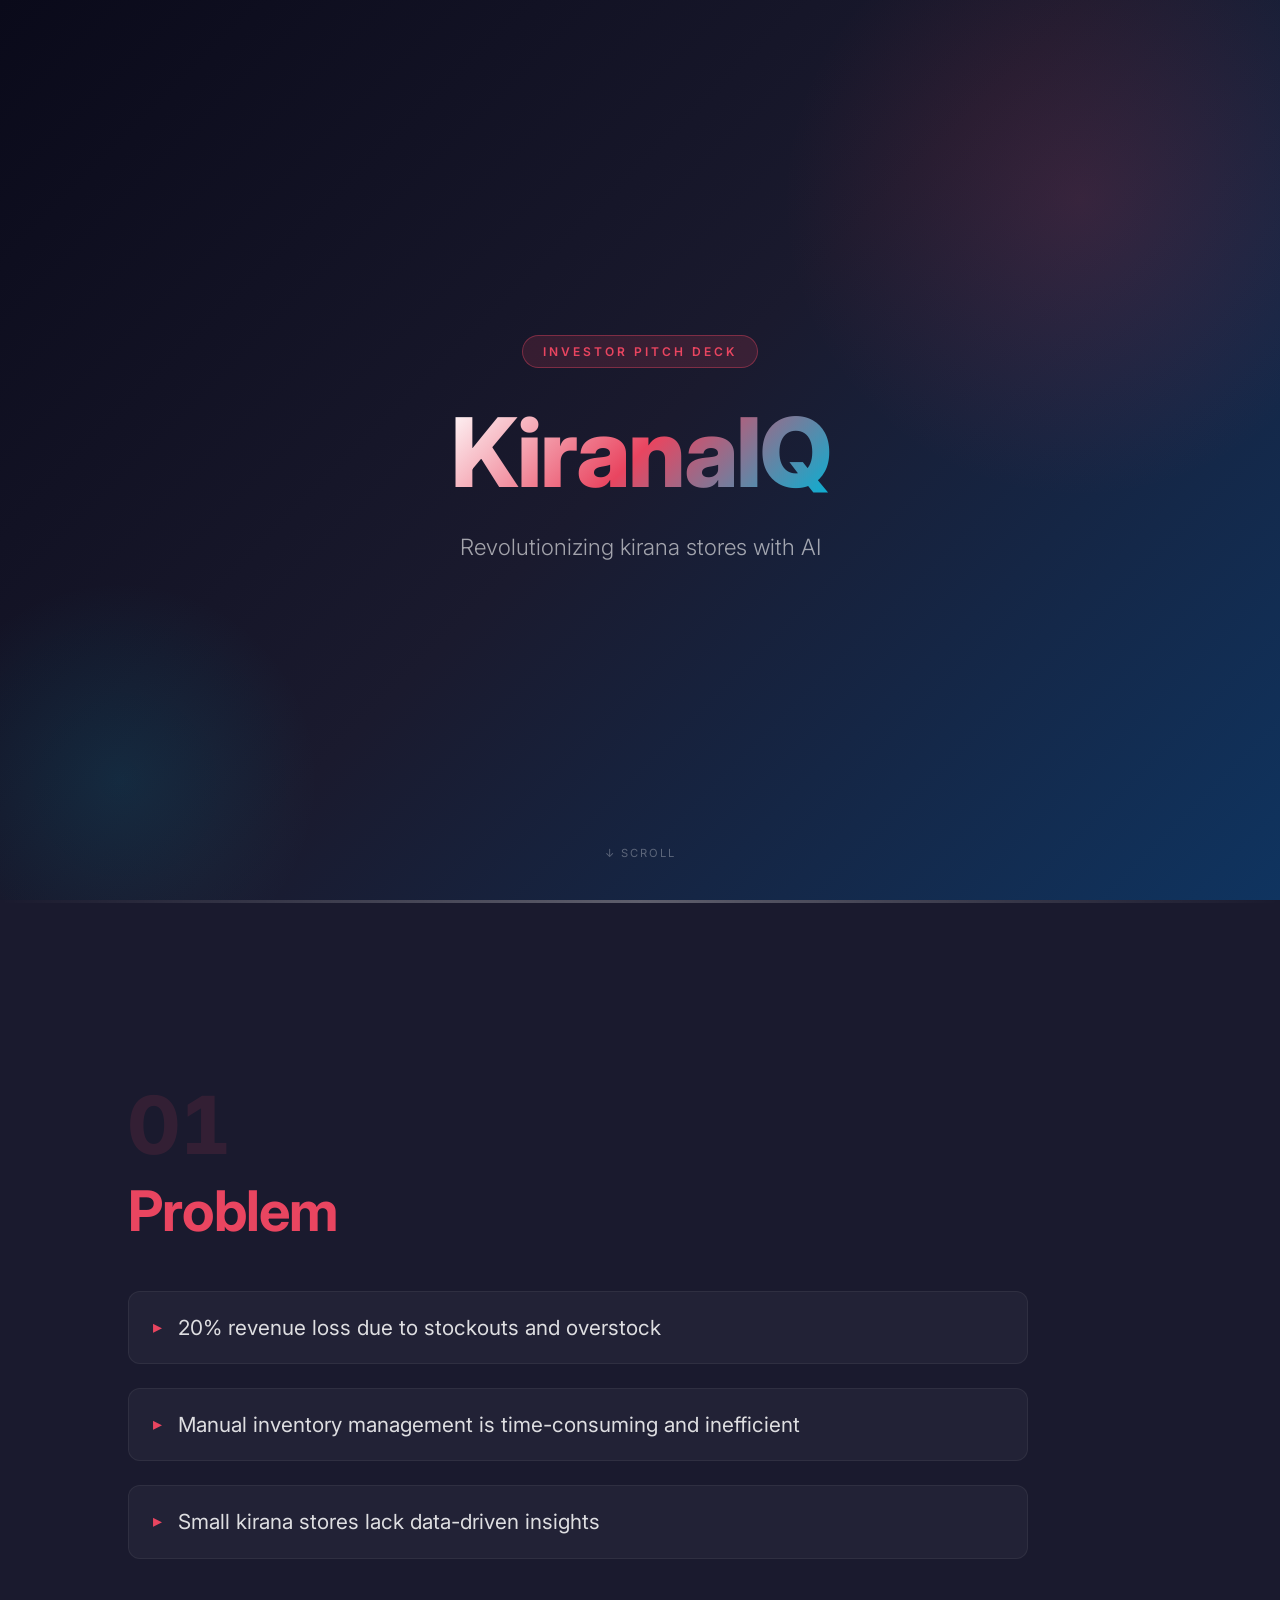
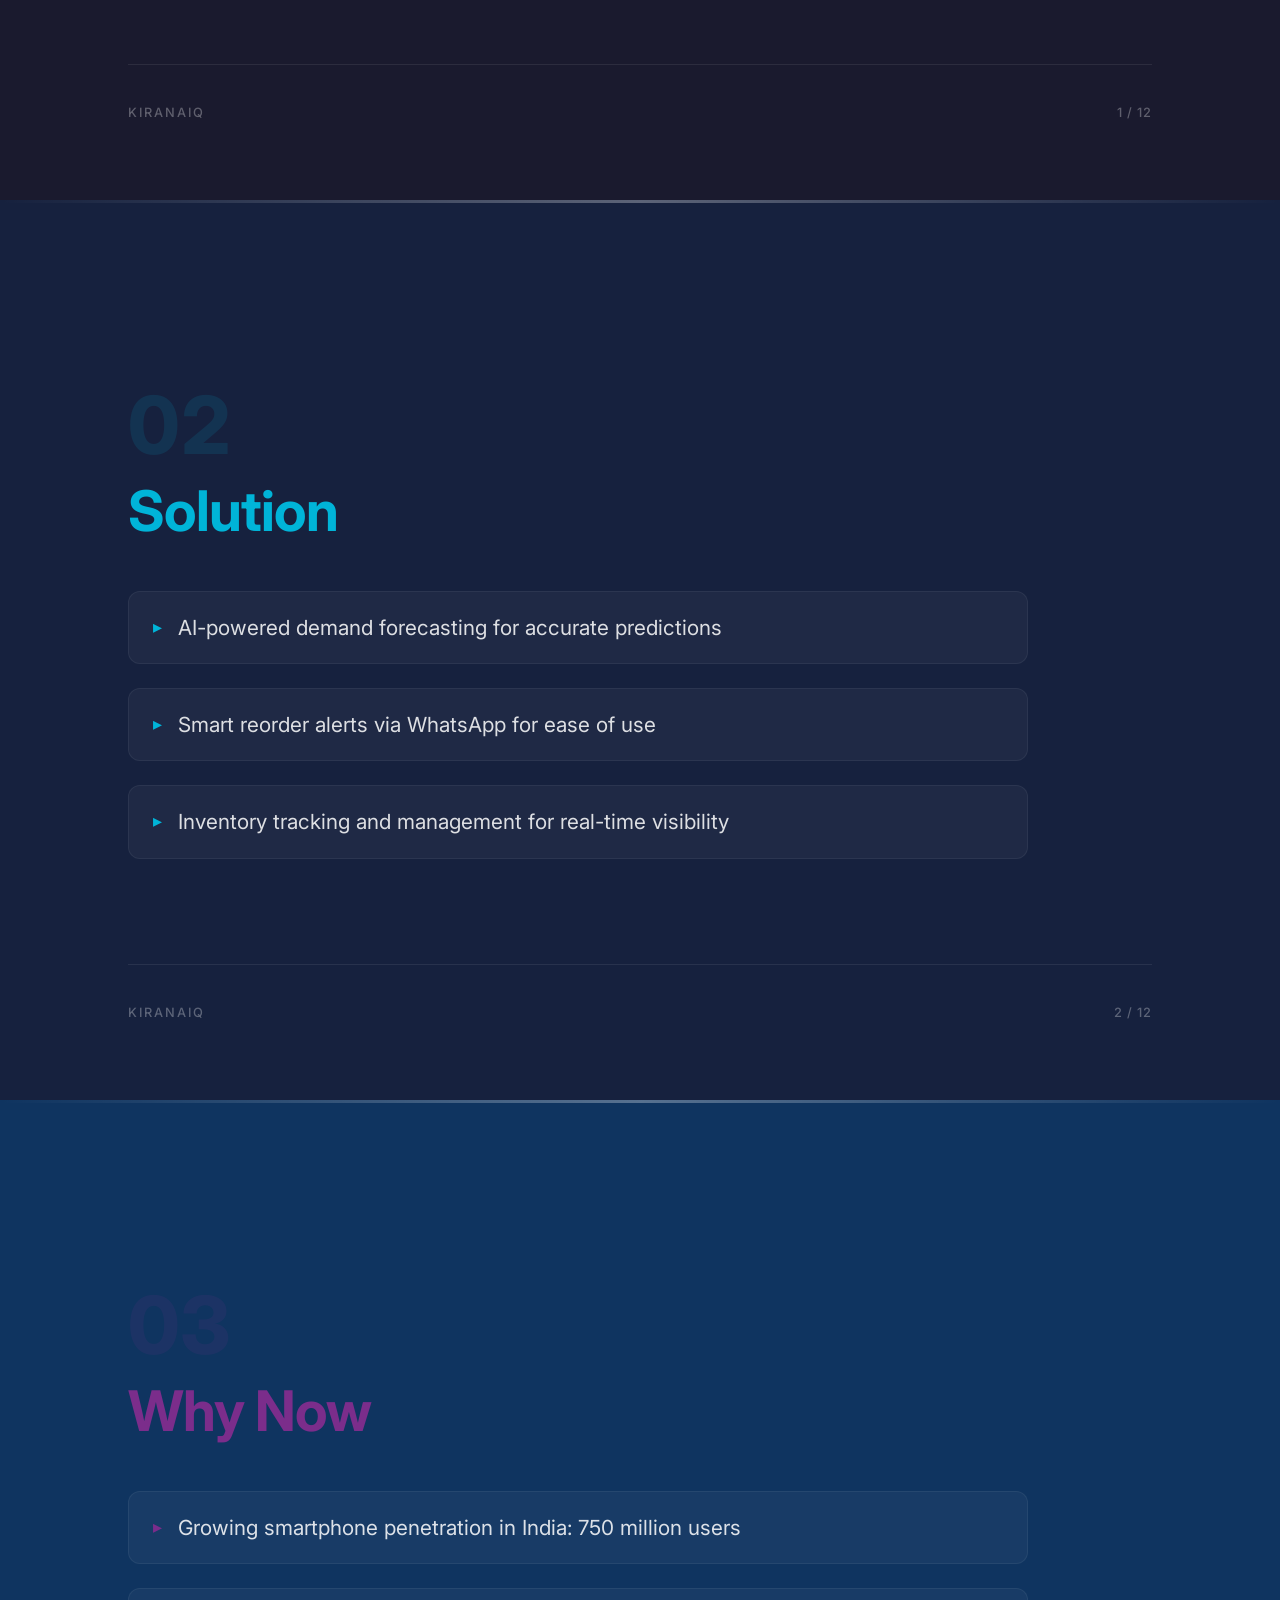
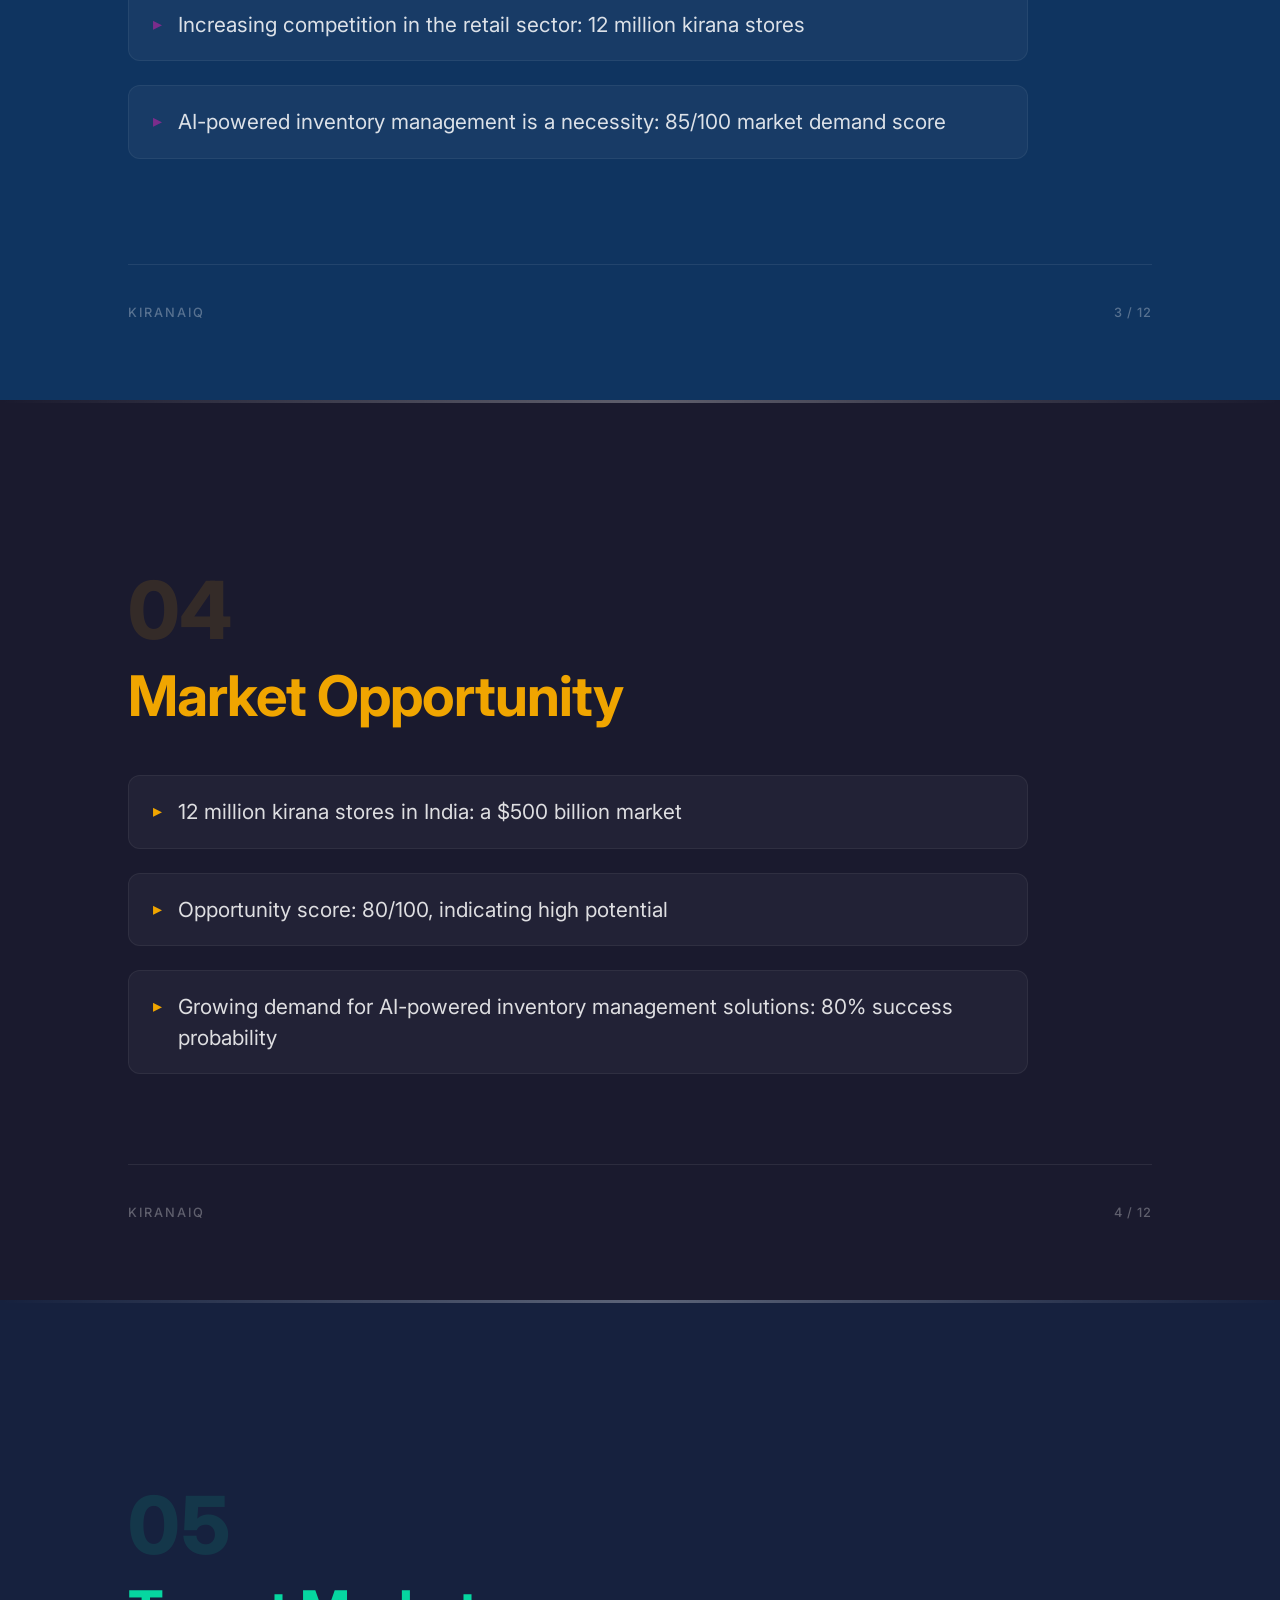
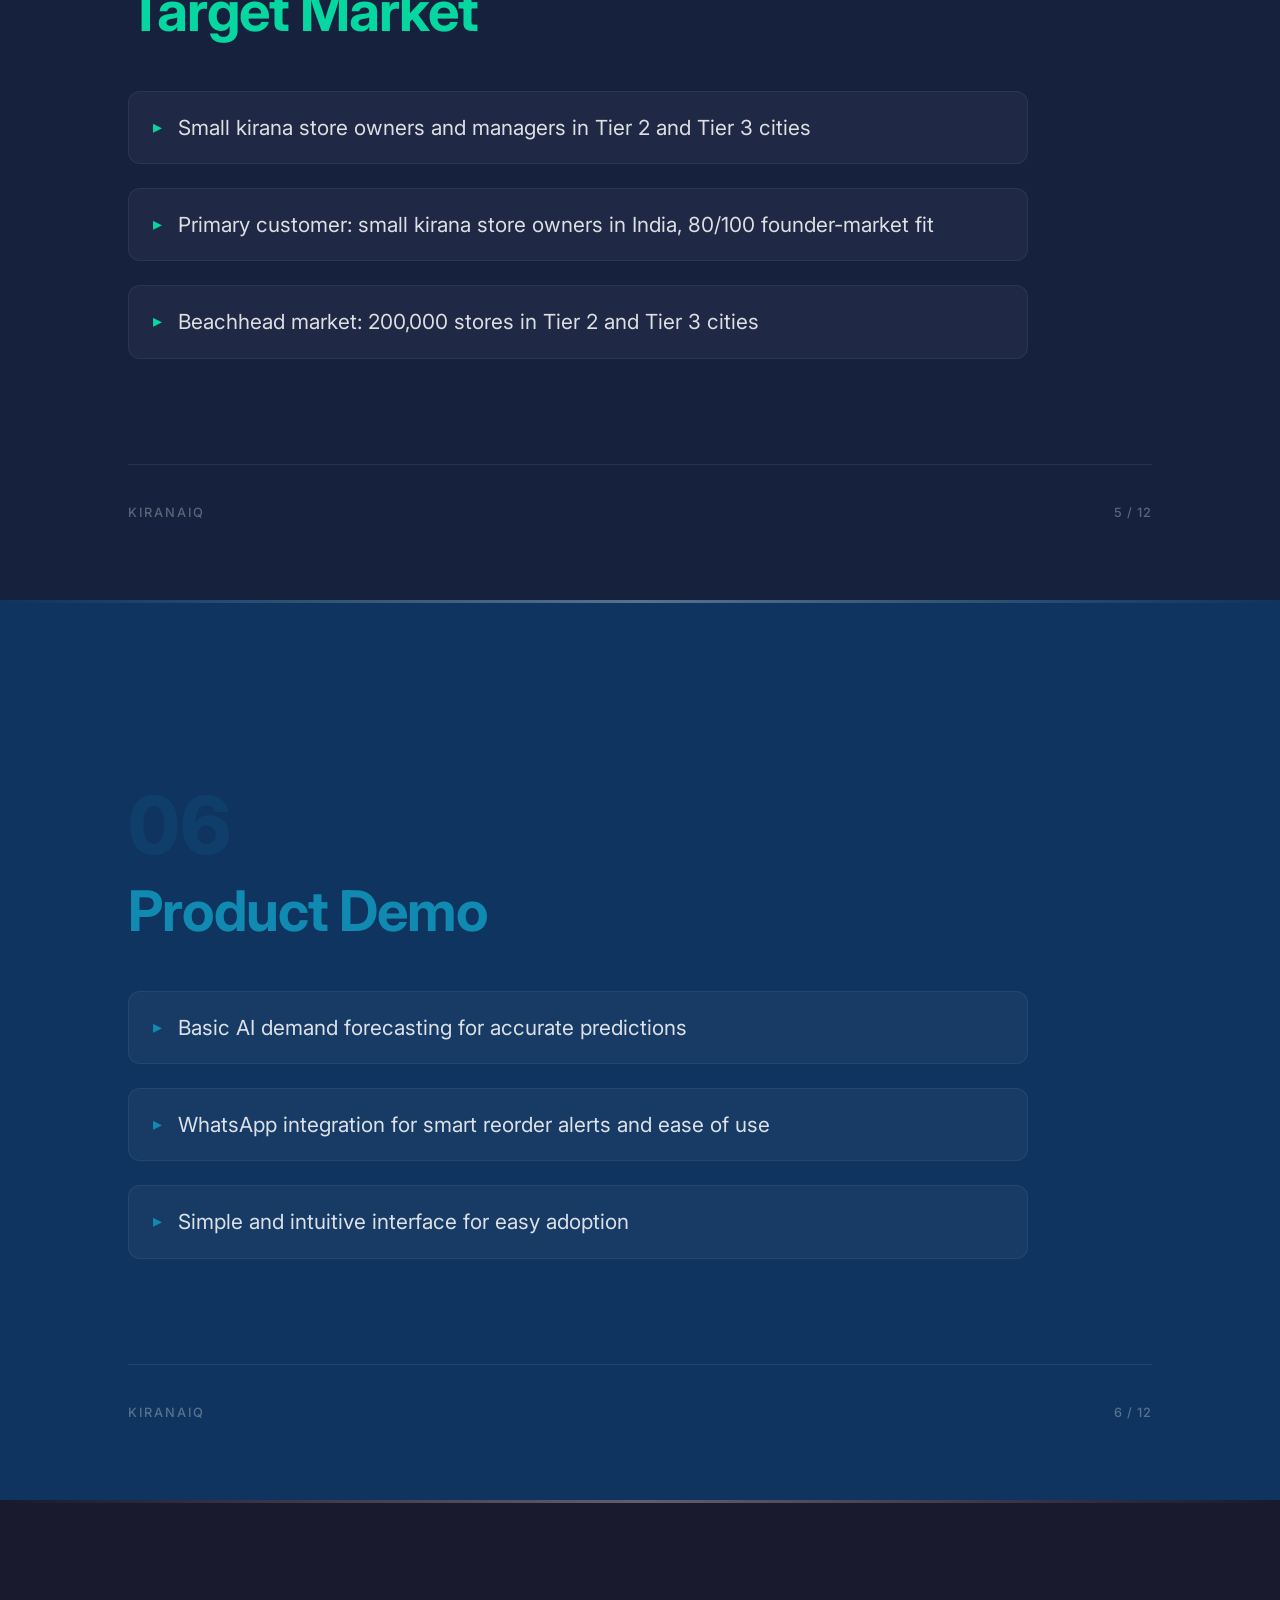
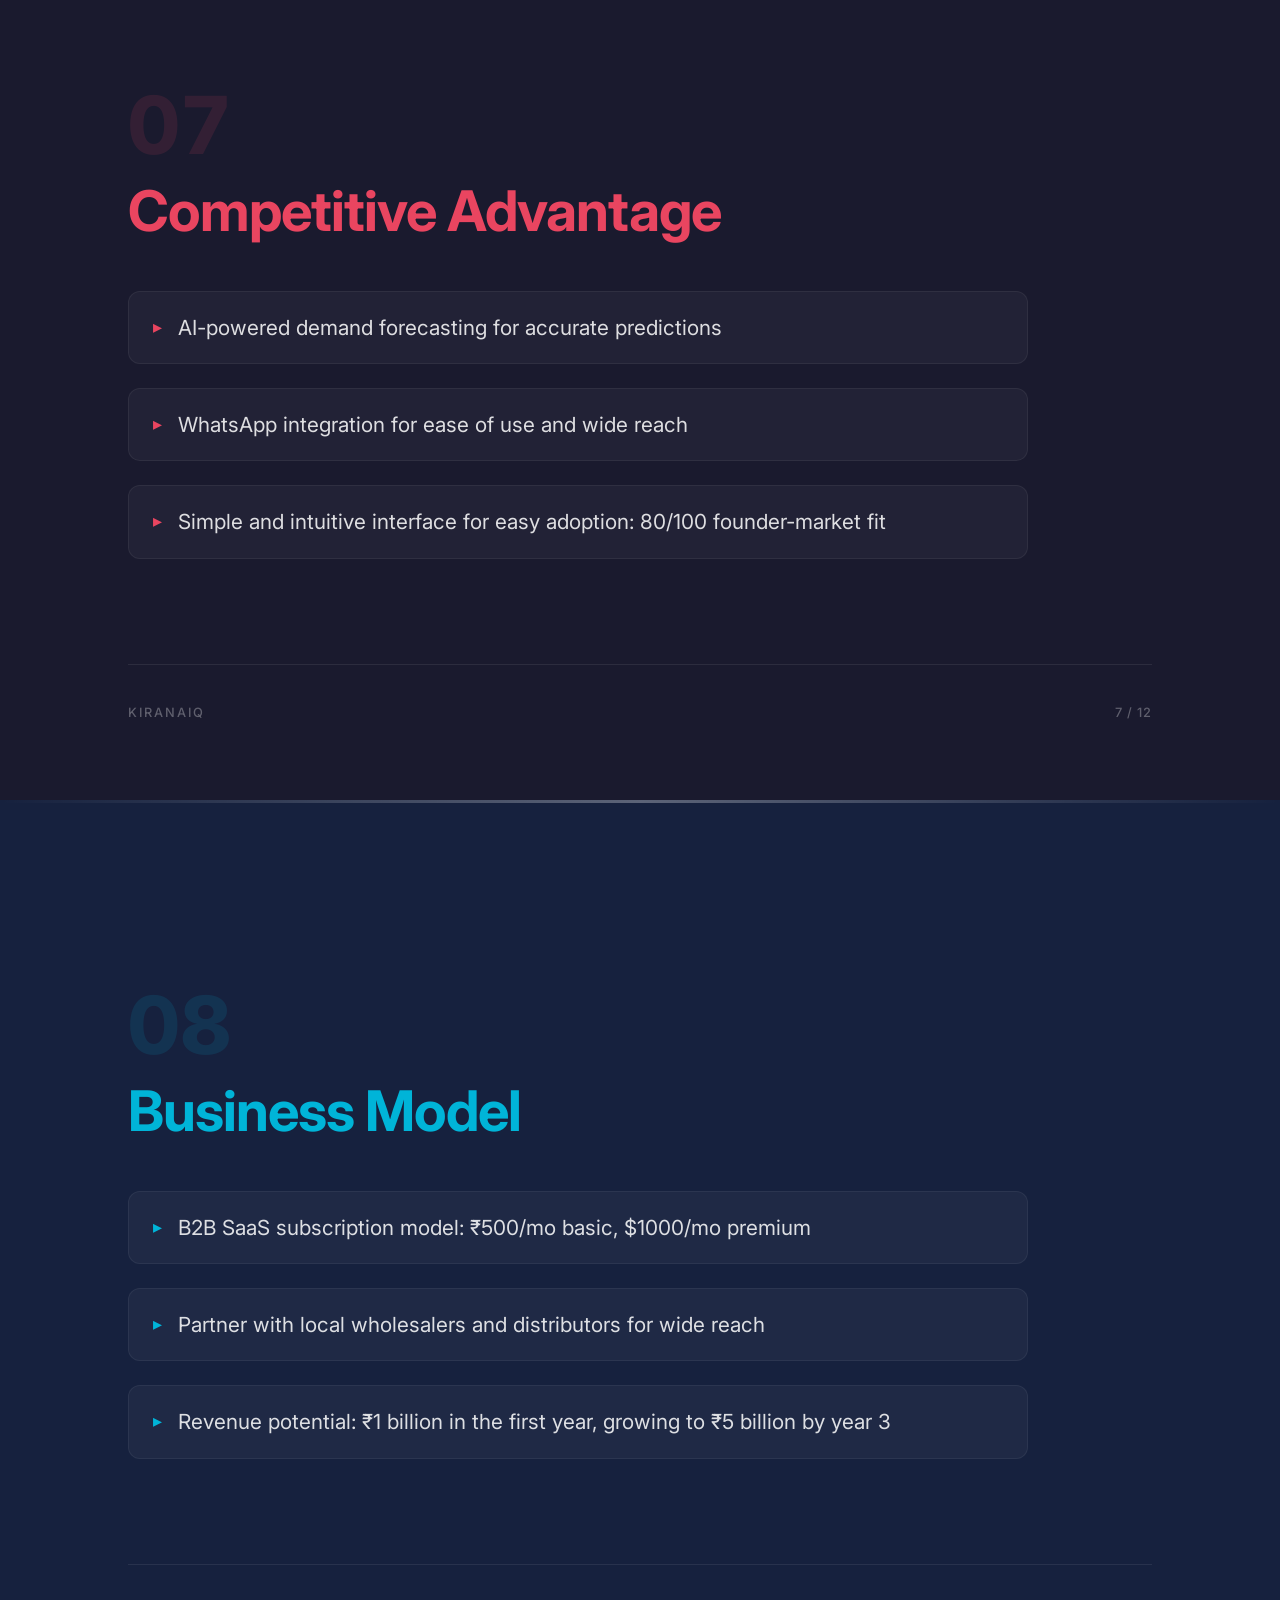
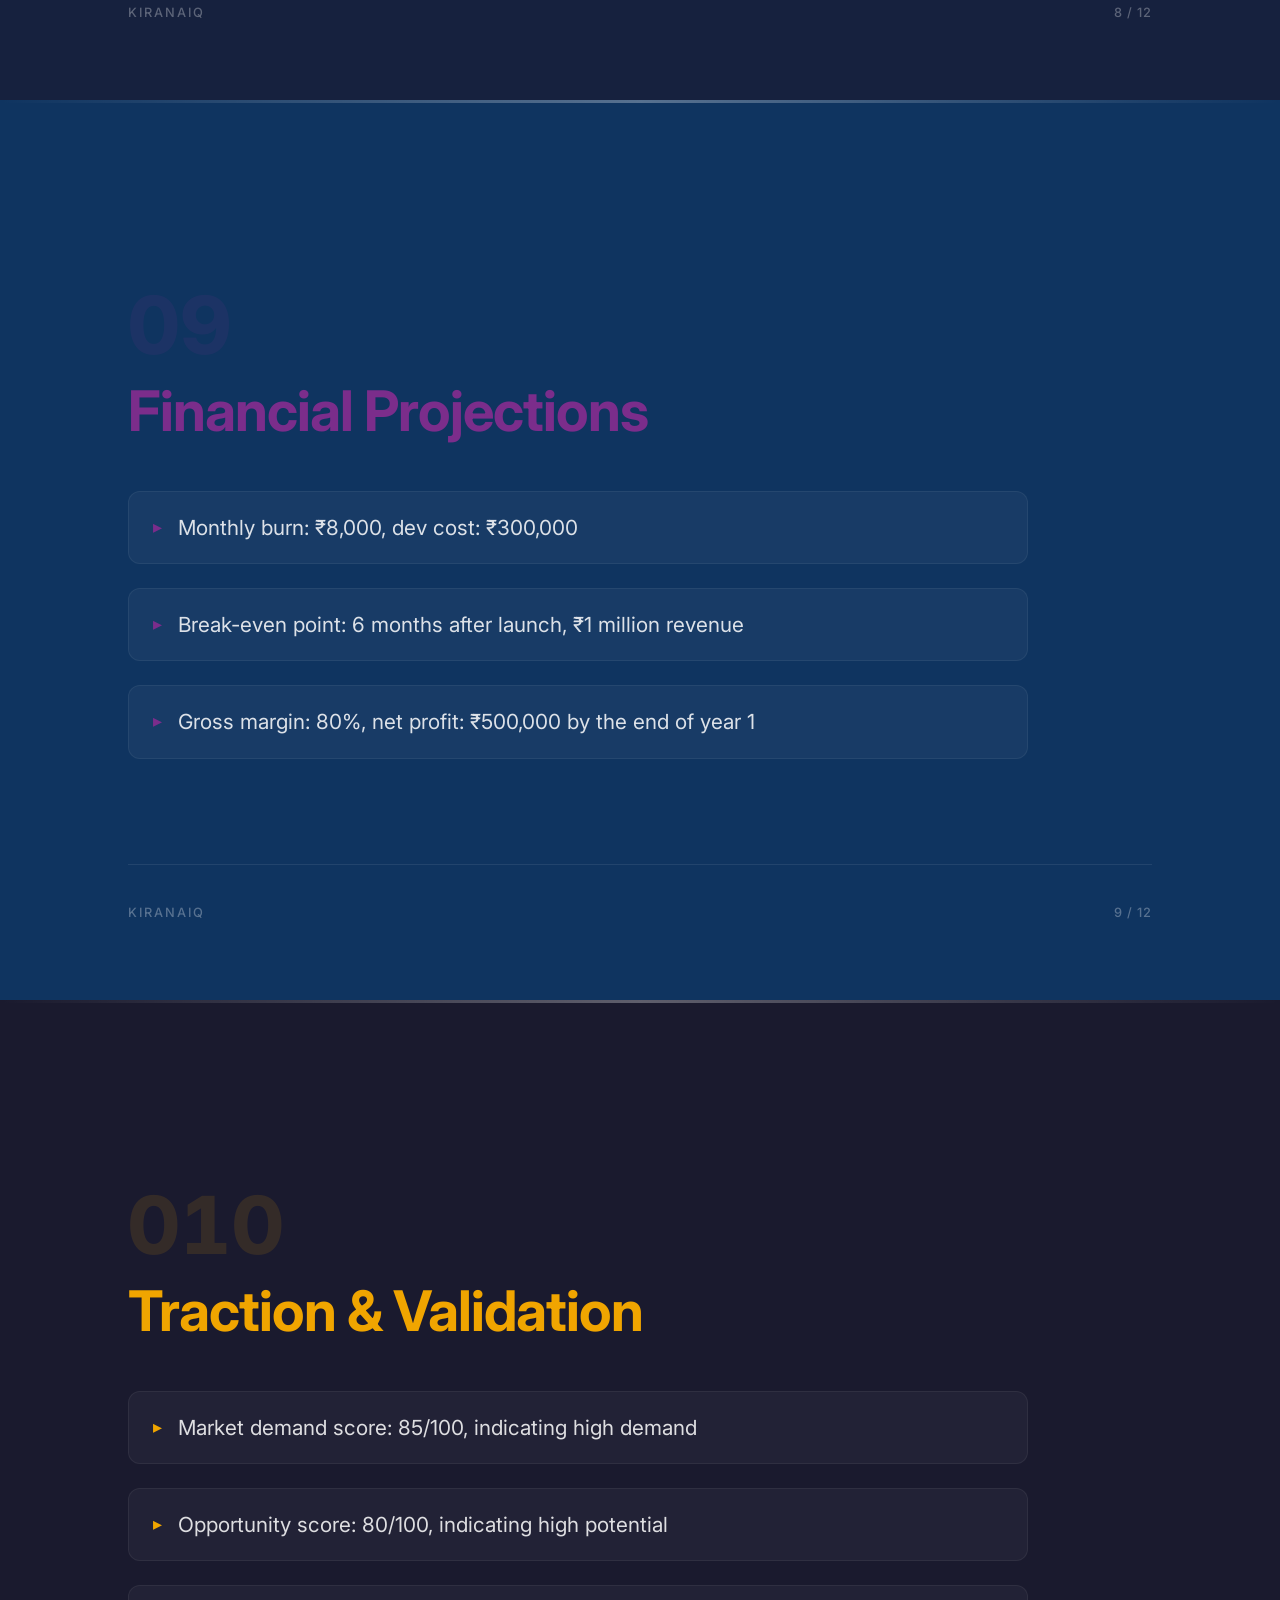
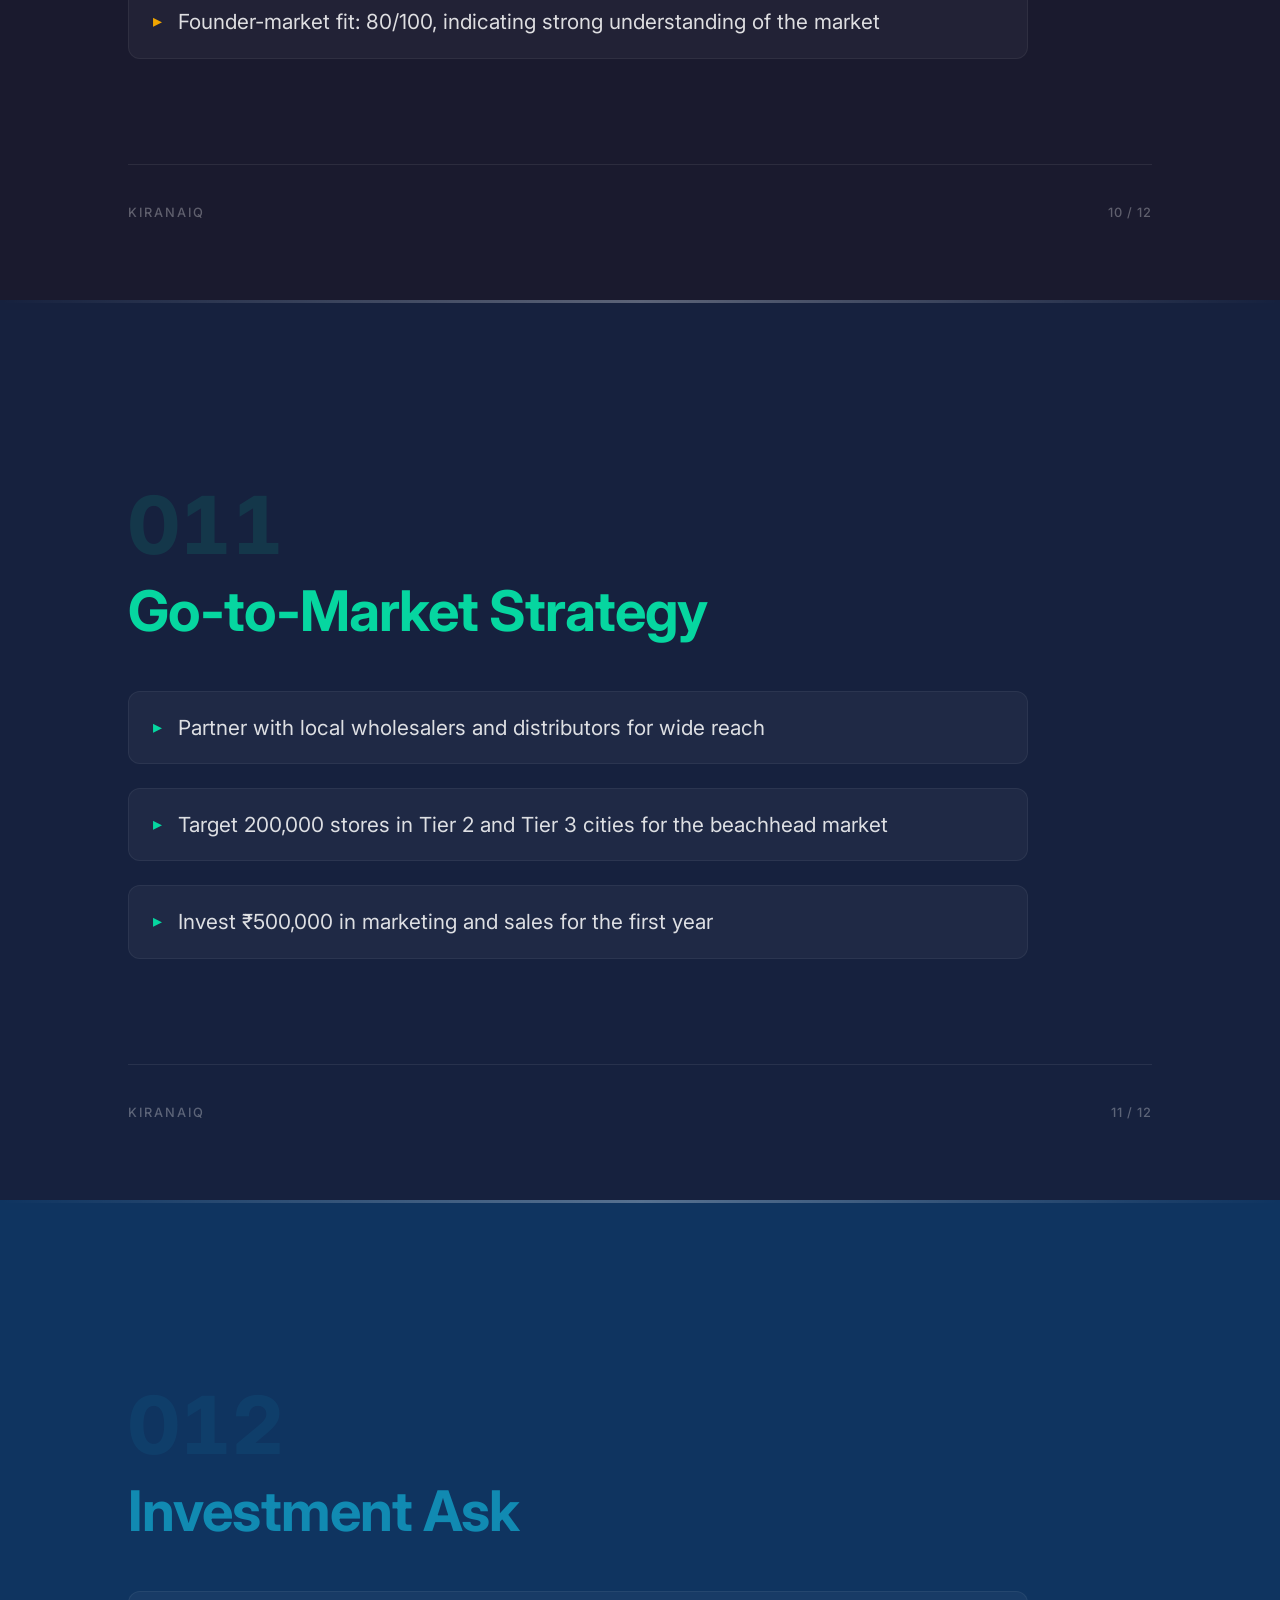
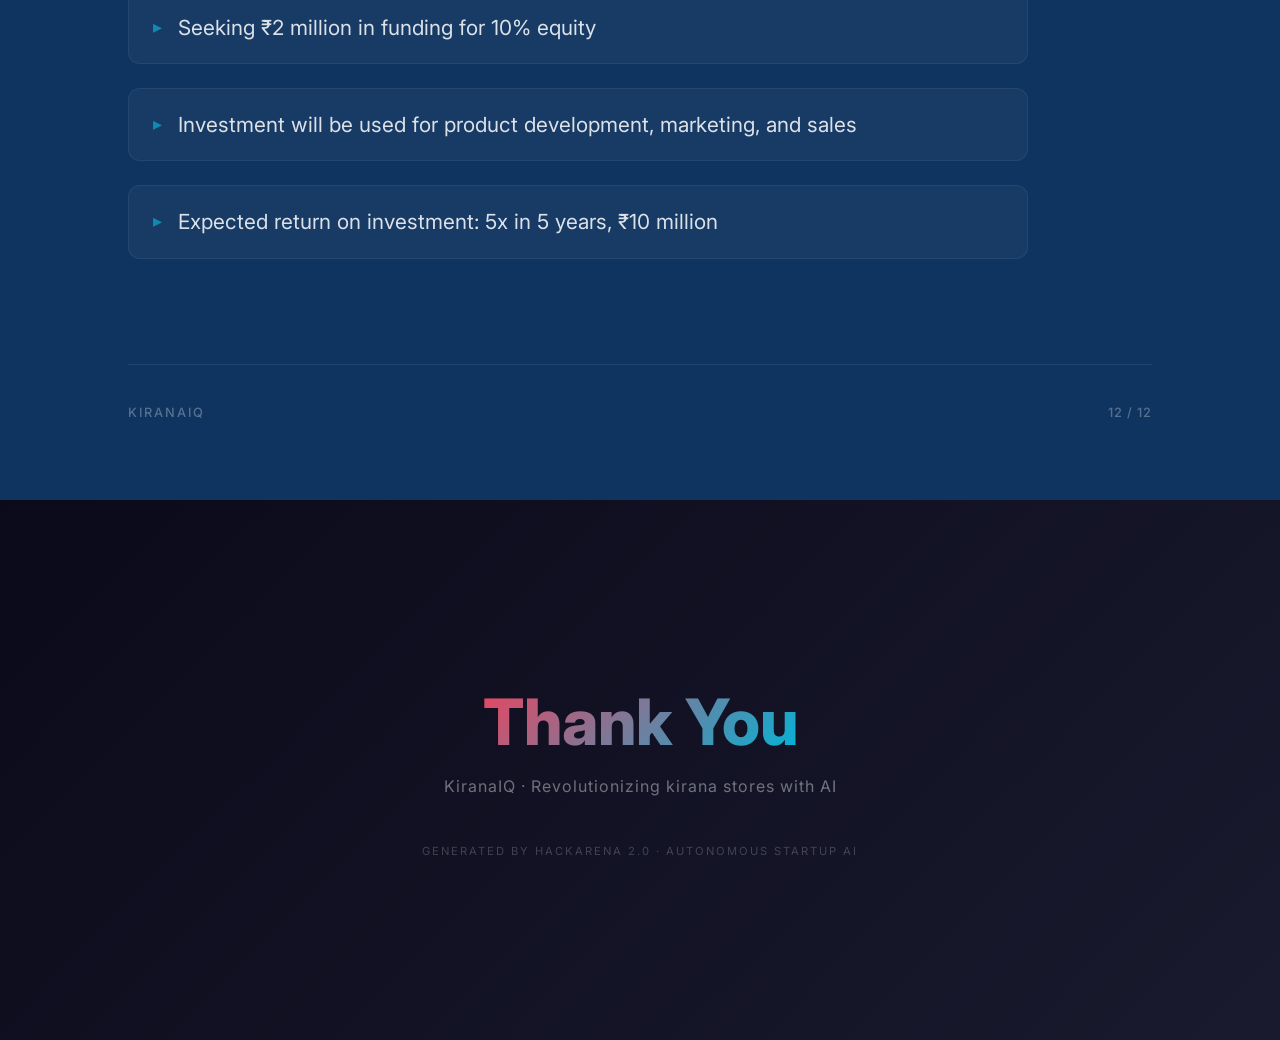
<file: pitch_deck.html>
<!DOCTYPE html>
<html lang="en">
<head>
  <meta charset="UTF-8" />
  <meta name="viewport" content="width=device-width, initial-scale=1.0" />
  <title>KiranaIQ — Investor Pitch Deck</title>
  <link href="https://fonts.googleapis.com/css2?family=Inter:wght@300;400;600;700;800&display=swap" rel="stylesheet"/>
  <style>
    *, *::before, *::after { box-sizing: border-box; margin: 0; padding: 0; }

    body {
      font-family: 'Inter', sans-serif;
      background: #0a0a1a;
      color: #fff;
      overflow-x: hidden;
    }

    /* ── HERO ── */
    .hero {
      min-height: 100vh;
      display: flex;
      flex-direction: column;
      align-items: center;
      justify-content: center;
      text-align: center;
      background: linear-gradient(135deg, #0a0a1a 0%, #1a1a2e 50%, #0f3460 100%);
      padding: 60px 40px;
      position: relative;
      overflow: hidden;
    }
    .hero::before {
      content: '';
      position: absolute;
      width: 600px; height: 600px;
      background: radial-gradient(circle, rgba(233,69,96,0.15) 0%, transparent 70%);
      top: -100px; right: -100px;
      border-radius: 50%;
    }
    .hero::after {
      content: '';
      position: absolute;
      width: 400px; height: 400px;
      background: radial-gradient(circle, rgba(0,180,216,0.12) 0%, transparent 70%);
      bottom: -80px; left: -80px;
      border-radius: 50%;
    }
    .hero-badge {
      display: inline-block;
      background: rgba(233,69,96,0.15);
      border: 1px solid rgba(233,69,96,0.4);
      color: #e94560;
      font-size: 0.75rem;
      font-weight: 600;
      letter-spacing: 3px;
      text-transform: uppercase;
      padding: 8px 20px;
      border-radius: 100px;
      margin-bottom: 32px;
      position: relative; z-index: 1;
    }
    .hero-name {
      font-size: clamp(3rem, 8vw, 6rem);
      font-weight: 800;
      letter-spacing: -2px;
      background: linear-gradient(135deg, #fff 0%, #e94560 50%, #00b4d8 100%);
      -webkit-background-clip: text;
      -webkit-text-fill-color: transparent;
      background-clip: text;
      line-height: 1.1;
      position: relative; z-index: 1;
    }
    .hero-tagline {
      font-size: clamp(1rem, 2.5vw, 1.4rem);
      color: rgba(255,255,255,0.6);
      font-weight: 300;
      max-width: 700px;
      margin: 24px auto 0;
      line-height: 1.6;
      position: relative; z-index: 1;
    }
    .hero-scroll {
      position: absolute;
      bottom: 40px;
      left: 50%;
      transform: translateX(-50%);
      display: flex;
      flex-direction: column;
      align-items: center;
      gap: 8px;
      color: rgba(255,255,255,0.3);
      font-size: 0.7rem;
      letter-spacing: 2px;
      text-transform: uppercase;
      z-index: 1;
      animation: bounce 2s infinite;
    }
    @keyframes bounce {
      0%, 100% { transform: translateX(-50%) translateY(0); }
      50% { transform: translateX(-50%) translateY(6px); }
    }

    /* ── SLIDES ── */
    .slides-container {
      display: flex;
      flex-direction: column;
    }
    .slide {
      min-height: 100vh;
      display: flex;
      flex-direction: column;
      justify-content: space-between;
      padding: 80px 10%;
      position: relative;
      overflow: hidden;
      transition: all 0.3s ease;
    }
    .slide::before {
      content: '';
      position: absolute;
      top: 0; left: 0; right: 0;
      height: 3px;
      background: linear-gradient(90deg, transparent, currentColor, transparent);
      opacity: 0.3;
    }
    .slide-inner {
      flex: 1;
      display: flex;
      flex-direction: column;
      justify-content: center;
      max-width: 900px;
    }
    .slide-number {
      font-size: 5rem;
      font-weight: 800;
      opacity: 0.12;
      line-height: 1;
      margin-bottom: 16px;
      font-variant-numeric: tabular-nums;
    }
    .slide-title {
      font-size: clamp(2rem, 5vw, 3.5rem);
      font-weight: 700;
      letter-spacing: -1px;
      margin-bottom: 48px;
      line-height: 1.1;
    }
    .bullets {
      list-style: none;
      display: flex;
      flex-direction: column;
      gap: 24px;
    }
    .bullets li {
      font-size: clamp(1rem, 2vw, 1.3rem);
      color: rgba(255,255,255,0.85);
      font-weight: 400;
      line-height: 1.5;
      display: flex;
      align-items: flex-start;
      gap: 16px;
      padding: 20px 24px;
      background: rgba(255,255,255,0.04);
      border-radius: 12px;
      border: 1px solid rgba(255,255,255,0.06);
      transition: all 0.2s ease;
    }
    .bullets li:hover {
      background: rgba(255,255,255,0.07);
      transform: translateX(4px);
    }
    .bullet-dot {
      font-size: 1.1rem;
      margin-top: 2px;
      flex-shrink: 0;
    }
    .slide-footer {
      display: flex;
      justify-content: space-between;
      align-items: center;
      padding-top: 40px;
      border-top: 1px solid rgba(255,255,255,0.08);
      color: rgba(255,255,255,0.3);
      font-size: 0.8rem;
      font-weight: 500;
      letter-spacing: 1px;
    }
    .footer-name { text-transform: uppercase; letter-spacing: 2px; }

    /* ── THANK YOU ── */
    .thankyou {
      min-height: 60vh;
      display: flex;
      flex-direction: column;
      align-items: center;
      justify-content: center;
      text-align: center;
      background: linear-gradient(135deg, #0a0a1a, #1a1a2e);
      padding: 80px 40px;
    }
    .thankyou h2 {
      font-size: clamp(2rem, 6vw, 4rem);
      font-weight: 800;
      background: linear-gradient(135deg, #e94560, #00b4d8);
      -webkit-background-clip: text;
      -webkit-text-fill-color: transparent;
      background-clip: text;
      margin-bottom: 16px;
    }
    .thankyou p {
      color: rgba(255,255,255,0.4);
      font-size: 1rem;
      letter-spacing: 1px;
    }
    .generated-tag {
      margin-top: 48px;
      font-size: 0.7rem;
      color: rgba(255,255,255,0.2);
      letter-spacing: 2px;
      text-transform: uppercase;
    }
  </style>
</head>
<body>

  <!-- HERO COVER SLIDE -->
  <section class="hero">
    <div class="hero-badge">Investor Pitch Deck</div>
    <h1 class="hero-name">KiranaIQ</h1>
    <p class="hero-tagline">Revolutionizing kirana stores with AI</p>
    <div class="hero-scroll">↓ scroll</div>
  </section>

  <!-- CONTENT SLIDES -->
  <div class="slides-container">

        <div class="slide" style="background:#1a1a2e;">
            <div class="slide-inner">
                <div class="slide-number" style="color:#e94560;">01</div>
                <h2 class="slide-title" style="color:#e94560;">Problem</h2>
                <ul class="bullets"><li><span class="bullet-dot" style="color:#e94560">▸</span>20% revenue loss due to stockouts and overstock</li><li><span class="bullet-dot" style="color:#e94560">▸</span>Manual inventory management is time-consuming and inefficient</li><li><span class="bullet-dot" style="color:#e94560">▸</span>Small kirana stores lack data-driven insights</li></ul>
            </div>
            <div class="slide-footer">
                <span class="footer-name">KiranaIQ</span>
                <span class="footer-slide">1 / 12</span>
            </div>
        </div>

        <div class="slide" style="background:#16213e;">
            <div class="slide-inner">
                <div class="slide-number" style="color:#00b4d8;">02</div>
                <h2 class="slide-title" style="color:#00b4d8;">Solution</h2>
                <ul class="bullets"><li><span class="bullet-dot" style="color:#00b4d8">▸</span>AI-powered demand forecasting for accurate predictions</li><li><span class="bullet-dot" style="color:#00b4d8">▸</span>Smart reorder alerts via WhatsApp for ease of use</li><li><span class="bullet-dot" style="color:#00b4d8">▸</span>Inventory tracking and management for real-time visibility</li></ul>
            </div>
            <div class="slide-footer">
                <span class="footer-name">KiranaIQ</span>
                <span class="footer-slide">2 / 12</span>
            </div>
        </div>

        <div class="slide" style="background:#0f3460;">
            <div class="slide-inner">
                <div class="slide-number" style="color:#7b2d8b;">03</div>
                <h2 class="slide-title" style="color:#7b2d8b;">Why Now</h2>
                <ul class="bullets"><li><span class="bullet-dot" style="color:#7b2d8b">▸</span>Growing smartphone penetration in India: 750 million users</li><li><span class="bullet-dot" style="color:#7b2d8b">▸</span>Increasing competition in the retail sector: 12 million kirana stores</li><li><span class="bullet-dot" style="color:#7b2d8b">▸</span>AI-powered inventory management is a necessity: 85/100 market demand score</li></ul>
            </div>
            <div class="slide-footer">
                <span class="footer-name">KiranaIQ</span>
                <span class="footer-slide">3 / 12</span>
            </div>
        </div>

        <div class="slide" style="background:#1a1a2e;">
            <div class="slide-inner">
                <div class="slide-number" style="color:#f0a500;">04</div>
                <h2 class="slide-title" style="color:#f0a500;">Market Opportunity</h2>
                <ul class="bullets"><li><span class="bullet-dot" style="color:#f0a500">▸</span>12 million kirana stores in India: a $500 billion market</li><li><span class="bullet-dot" style="color:#f0a500">▸</span>Opportunity score: 80/100, indicating high potential</li><li><span class="bullet-dot" style="color:#f0a500">▸</span>Growing demand for AI-powered inventory management solutions: 80% success probability</li></ul>
            </div>
            <div class="slide-footer">
                <span class="footer-name">KiranaIQ</span>
                <span class="footer-slide">4 / 12</span>
            </div>
        </div>

        <div class="slide" style="background:#16213e;">
            <div class="slide-inner">
                <div class="slide-number" style="color:#06d6a0;">05</div>
                <h2 class="slide-title" style="color:#06d6a0;">Target Market</h2>
                <ul class="bullets"><li><span class="bullet-dot" style="color:#06d6a0">▸</span>Small kirana store owners and managers in Tier 2 and Tier 3 cities</li><li><span class="bullet-dot" style="color:#06d6a0">▸</span>Primary customer: small kirana store owners in India, 80/100 founder-market fit</li><li><span class="bullet-dot" style="color:#06d6a0">▸</span>Beachhead market: 200,000 stores in Tier 2 and Tier 3 cities</li></ul>
            </div>
            <div class="slide-footer">
                <span class="footer-name">KiranaIQ</span>
                <span class="footer-slide">5 / 12</span>
            </div>
        </div>

        <div class="slide" style="background:#0f3460;">
            <div class="slide-inner">
                <div class="slide-number" style="color:#118ab2;">06</div>
                <h2 class="slide-title" style="color:#118ab2;">Product Demo</h2>
                <ul class="bullets"><li><span class="bullet-dot" style="color:#118ab2">▸</span>Basic AI demand forecasting for accurate predictions</li><li><span class="bullet-dot" style="color:#118ab2">▸</span>WhatsApp integration for smart reorder alerts and ease of use</li><li><span class="bullet-dot" style="color:#118ab2">▸</span>Simple and intuitive interface for easy adoption</li></ul>
            </div>
            <div class="slide-footer">
                <span class="footer-name">KiranaIQ</span>
                <span class="footer-slide">6 / 12</span>
            </div>
        </div>

        <div class="slide" style="background:#1a1a2e;">
            <div class="slide-inner">
                <div class="slide-number" style="color:#e94560;">07</div>
                <h2 class="slide-title" style="color:#e94560;">Competitive Advantage</h2>
                <ul class="bullets"><li><span class="bullet-dot" style="color:#e94560">▸</span>AI-powered demand forecasting for accurate predictions</li><li><span class="bullet-dot" style="color:#e94560">▸</span>WhatsApp integration for ease of use and wide reach</li><li><span class="bullet-dot" style="color:#e94560">▸</span>Simple and intuitive interface for easy adoption: 80/100 founder-market fit</li></ul>
            </div>
            <div class="slide-footer">
                <span class="footer-name">KiranaIQ</span>
                <span class="footer-slide">7 / 12</span>
            </div>
        </div>

        <div class="slide" style="background:#16213e;">
            <div class="slide-inner">
                <div class="slide-number" style="color:#00b4d8;">08</div>
                <h2 class="slide-title" style="color:#00b4d8;">Business Model</h2>
                <ul class="bullets"><li><span class="bullet-dot" style="color:#00b4d8">▸</span>B2B SaaS subscription model: ₹500/mo basic, $1000/mo premium</li><li><span class="bullet-dot" style="color:#00b4d8">▸</span>Partner with local wholesalers and distributors for wide reach</li><li><span class="bullet-dot" style="color:#00b4d8">▸</span>Revenue potential: ₹1 billion in the first year, growing to ₹5 billion by year 3</li></ul>
            </div>
            <div class="slide-footer">
                <span class="footer-name">KiranaIQ</span>
                <span class="footer-slide">8 / 12</span>
            </div>
        </div>

        <div class="slide" style="background:#0f3460;">
            <div class="slide-inner">
                <div class="slide-number" style="color:#7b2d8b;">09</div>
                <h2 class="slide-title" style="color:#7b2d8b;">Financial Projections</h2>
                <ul class="bullets"><li><span class="bullet-dot" style="color:#7b2d8b">▸</span>Monthly burn: ₹8,000, dev cost: ₹300,000</li><li><span class="bullet-dot" style="color:#7b2d8b">▸</span>Break-even point: 6 months after launch, ₹1 million revenue</li><li><span class="bullet-dot" style="color:#7b2d8b">▸</span>Gross margin: 80%, net profit: ₹500,000 by the end of year 1</li></ul>
            </div>
            <div class="slide-footer">
                <span class="footer-name">KiranaIQ</span>
                <span class="footer-slide">9 / 12</span>
            </div>
        </div>

        <div class="slide" style="background:#1a1a2e;">
            <div class="slide-inner">
                <div class="slide-number" style="color:#f0a500;">010</div>
                <h2 class="slide-title" style="color:#f0a500;">Traction & Validation</h2>
                <ul class="bullets"><li><span class="bullet-dot" style="color:#f0a500">▸</span>Market demand score: 85/100, indicating high demand</li><li><span class="bullet-dot" style="color:#f0a500">▸</span>Opportunity score: 80/100, indicating high potential</li><li><span class="bullet-dot" style="color:#f0a500">▸</span>Founder-market fit: 80/100, indicating strong understanding of the market</li></ul>
            </div>
            <div class="slide-footer">
                <span class="footer-name">KiranaIQ</span>
                <span class="footer-slide">10 / 12</span>
            </div>
        </div>

        <div class="slide" style="background:#16213e;">
            <div class="slide-inner">
                <div class="slide-number" style="color:#06d6a0;">011</div>
                <h2 class="slide-title" style="color:#06d6a0;">Go-to-Market Strategy</h2>
                <ul class="bullets"><li><span class="bullet-dot" style="color:#06d6a0">▸</span>Partner with local wholesalers and distributors for wide reach</li><li><span class="bullet-dot" style="color:#06d6a0">▸</span>Target 200,000 stores in Tier 2 and Tier 3 cities for the beachhead market</li><li><span class="bullet-dot" style="color:#06d6a0">▸</span>Invest ₹500,000 in marketing and sales for the first year</li></ul>
            </div>
            <div class="slide-footer">
                <span class="footer-name">KiranaIQ</span>
                <span class="footer-slide">11 / 12</span>
            </div>
        </div>

        <div class="slide" style="background:#0f3460;">
            <div class="slide-inner">
                <div class="slide-number" style="color:#118ab2;">012</div>
                <h2 class="slide-title" style="color:#118ab2;">Investment Ask</h2>
                <ul class="bullets"><li><span class="bullet-dot" style="color:#118ab2">▸</span>Seeking ₹2 million in funding for 10% equity</li><li><span class="bullet-dot" style="color:#118ab2">▸</span>Investment will be used for product development, marketing, and sales</li><li><span class="bullet-dot" style="color:#118ab2">▸</span>Expected return on investment: 5x in 5 years, ₹10 million</li></ul>
            </div>
            <div class="slide-footer">
                <span class="footer-name">KiranaIQ</span>
                <span class="footer-slide">12 / 12</span>
            </div>
        </div>

  </div>

  <!-- THANK YOU -->
  <section class="thankyou">
    <h2>Thank You</h2>
    <p>KiranaIQ · Revolutionizing kirana stores with AI</p>
    <div class="generated-tag">Generated by HackArena 2.0 · Autonomous Startup AI</div>
  </section>

</body>
</html>
</file>
